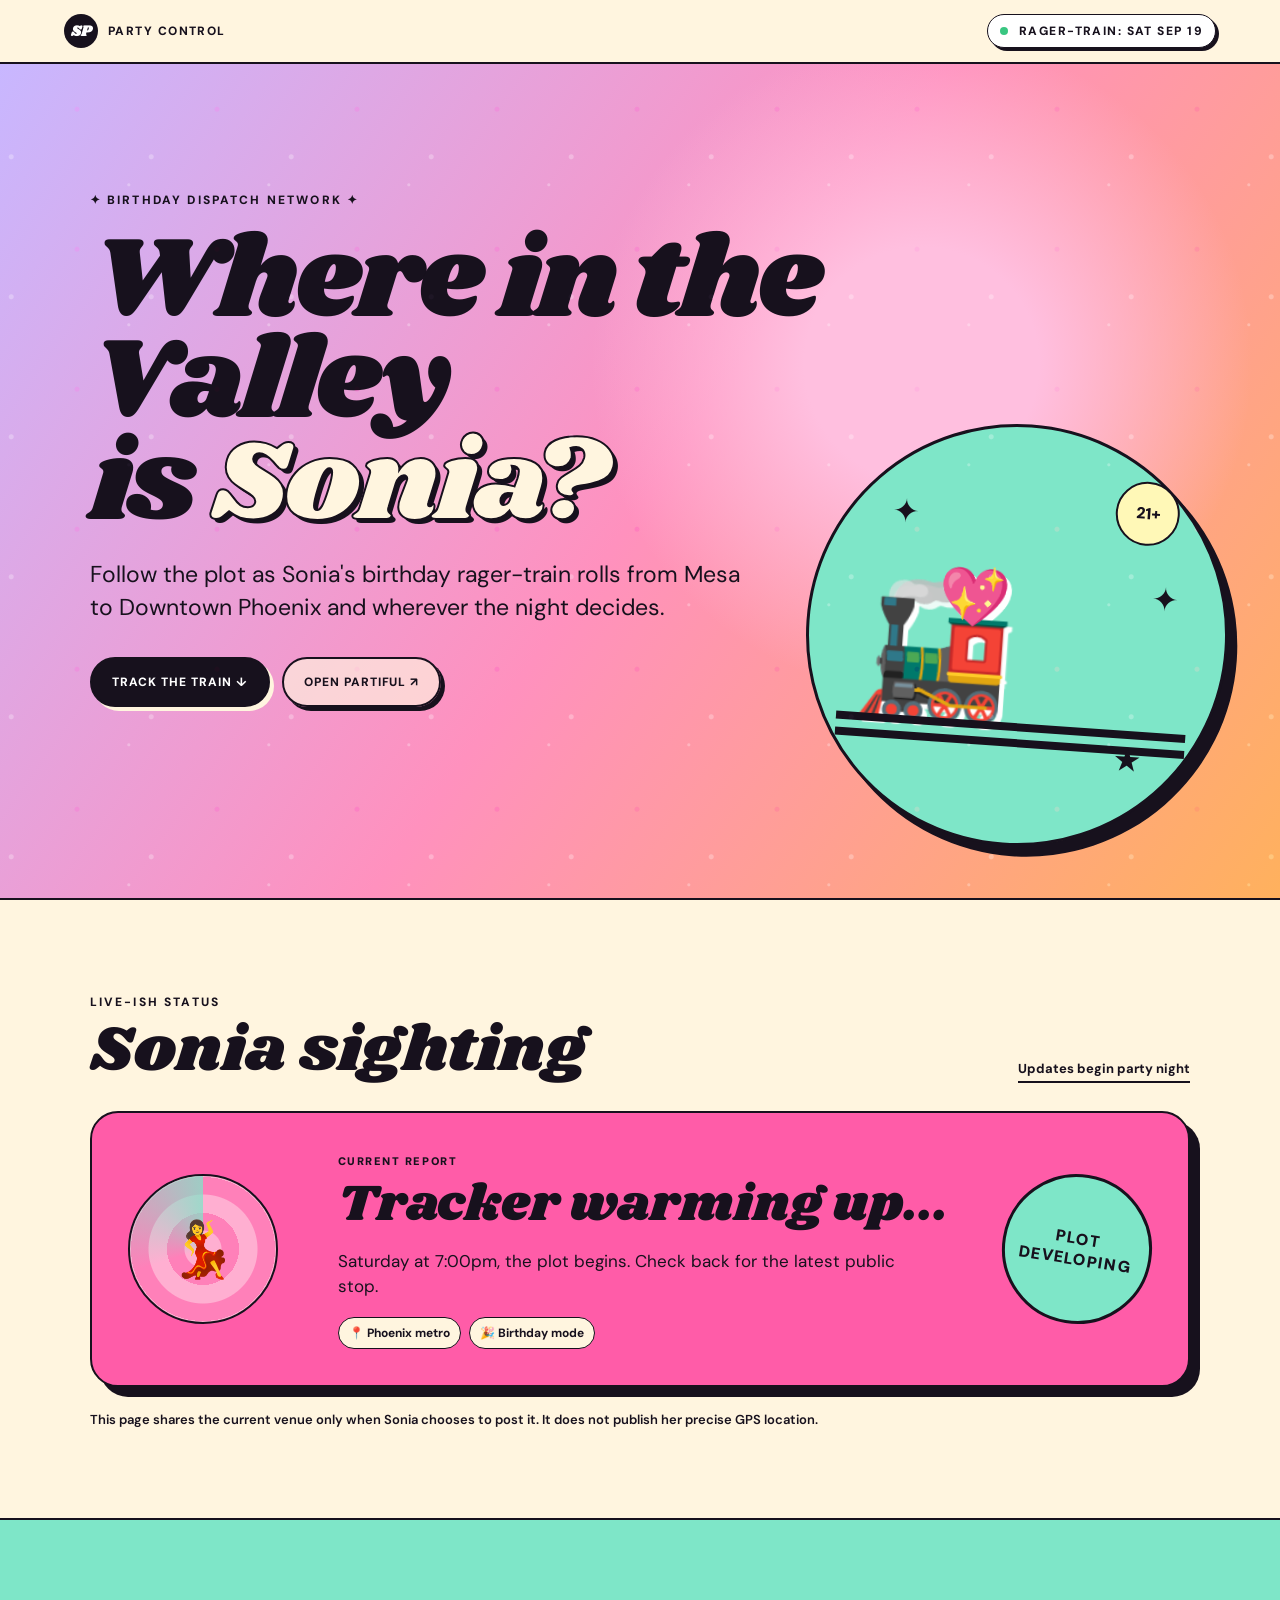
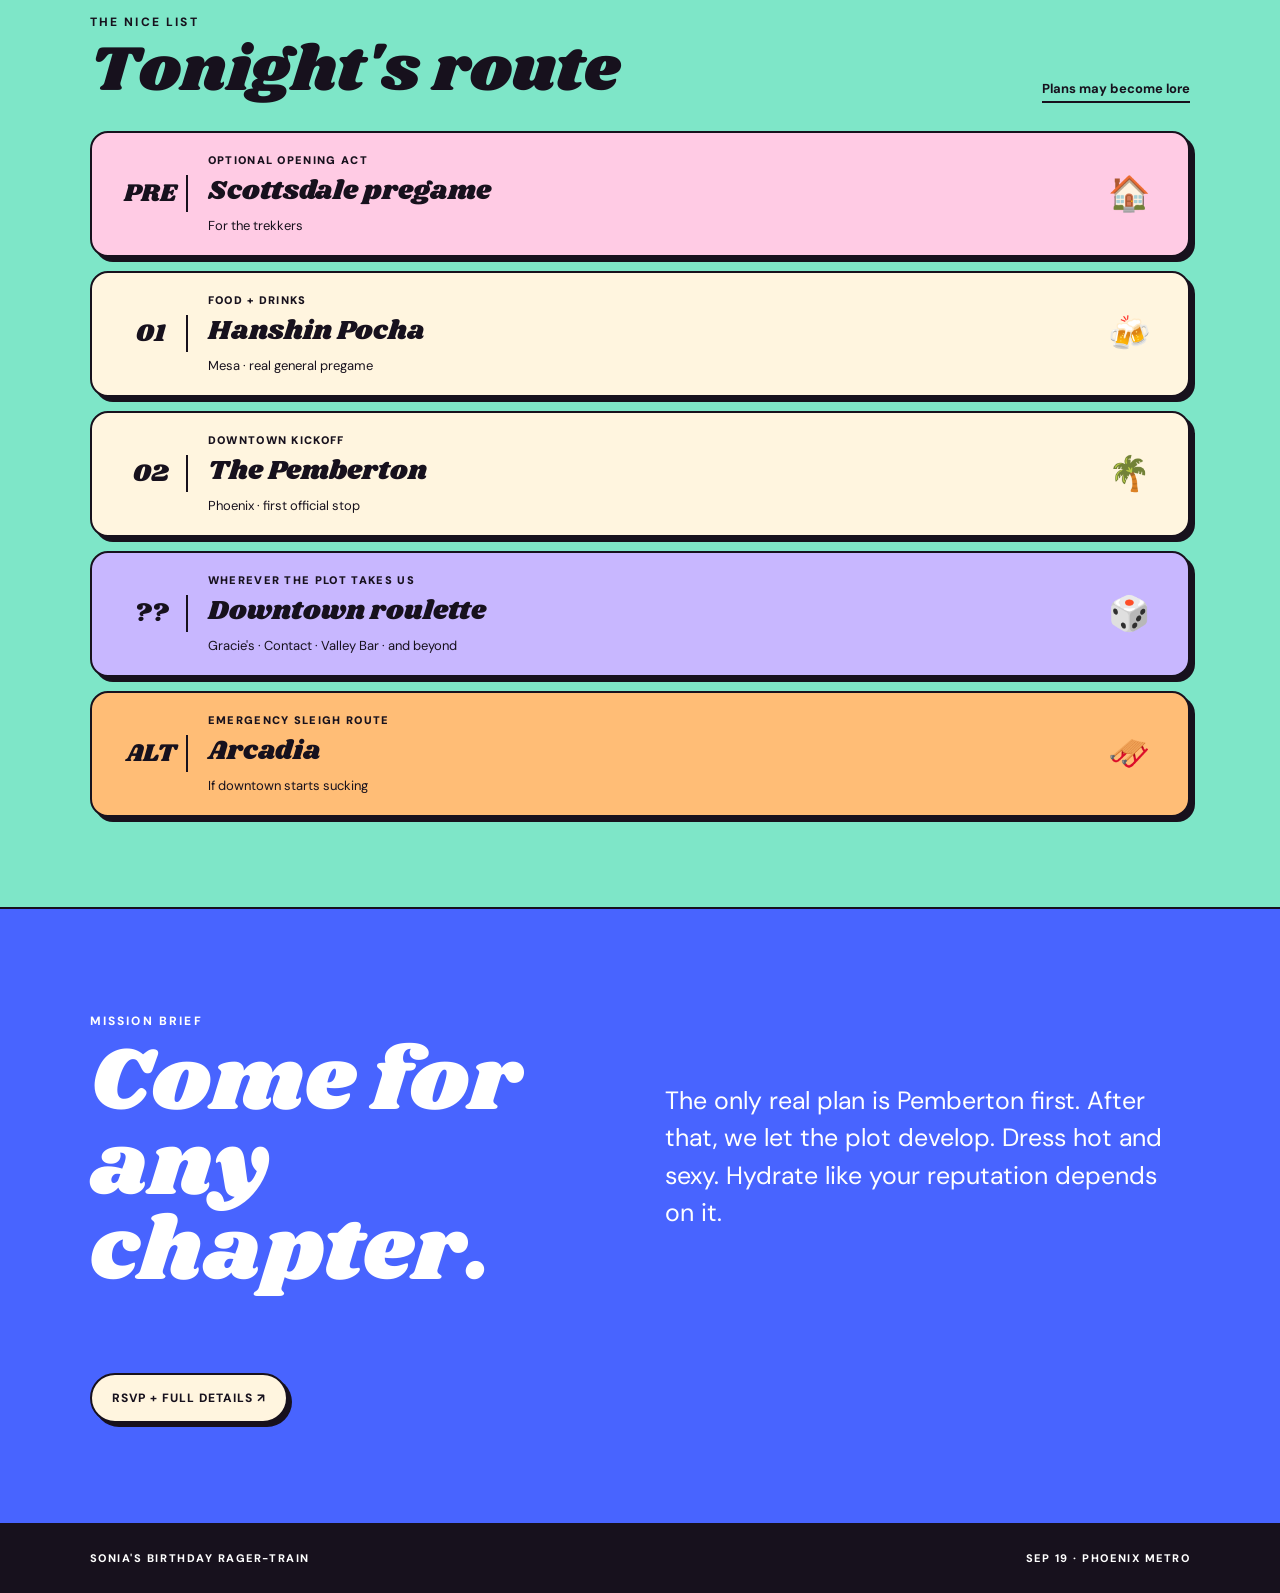
<file: index.html>
<!doctype html>
<html lang="en">
<head>
  <meta charset="utf-8" />
  <meta name="viewport" content="width=device-width, initial-scale=1" />
  <meta name="theme-color" content="#ff5ca8" />
  <meta property="og:title" content="Where in the Valley is Sonia?" />
  <meta property="og:description" content="Live-ish dispatches from Sonia's Birthday Rager-Train." />
  <title>Where in the Valley is Sonia?</title>
  <link rel="preconnect" href="https://fonts.googleapis.com">
  <link rel="preconnect" href="https://fonts.gstatic.com" crossorigin>
  <link href="https://fonts.googleapis.com/css2?family=DM+Sans:wght@400;600;700;800&family=Shrikhand&display=swap" rel="stylesheet">
  <link rel="stylesheet" href="styles.css" />
</head>
<body>
  <div class="stars" aria-hidden="true"></div>
  <header class="topbar">
    <a class="brand" href="#top" aria-label="Sonia tracker home"><span>SP</span> PARTY CONTROL</a>
    <div class="status-pill"><i></i> RAGER-TRAIN: SAT SEP 19</div>
  </header>

  <main id="top">
    <section class="hero">
      <div class="eyebrow">✦ BIRTHDAY DISPATCH NETWORK ✦</div>
      <h1>Where in the Valley<br>is <em>Sonia?</em></h1>
      <p class="lede">Follow the plot as Sonia's birthday rager-train rolls from Mesa to Downtown Phoenix and wherever the night decides.</p>
      <div class="hero-actions">
        <a class="button primary" href="#tracker">TRACK THE TRAIN ↓</a>
        <a class="button ghost" href="https://partiful.com/e/GEaYZvobZnRrIP8LzPTh?c=G8XCnnds" target="_blank" rel="noreferrer">OPEN PARTIFUL ↗</a>
      </div>
      <div class="mascot" aria-label="Birthday train illustration">
        <div class="moon">21+</div>
        <div class="train">🚂<span>💖</span></div>
        <div class="track"></div>
        <div class="spark s1">✦</div><div class="spark s2">★</div><div class="spark s3">✦</div>
      </div>
    </section>

    <section class="tracker-wrap" id="tracker">
      <div class="section-heading">
        <div><span class="kicker">LIVE-ISH STATUS</span><h2>Sonia sighting</h2></div>
        <span class="updated" id="updated">Updates begin party night</span>
      </div>
      <article class="current-card">
        <div class="radar" aria-hidden="true"><span>💃</span></div>
        <div class="current-copy">
          <span class="tiny-label">CURRENT REPORT</span>
          <h3 id="current-name">Tracker warming up...</h3>
          <p id="current-note">Saturday at 7:00pm, the plot begins. Check back for the latest public stop.</p>
          <div class="chips"><span>📍 Phoenix metro</span><span>🎉 Birthday mode</span></div>
        </div>
        <div class="stamp">PLOT<br>DEVELOPING</div>
      </article>
      <p class="privacy-note">This page shares the current venue only when Sonia chooses to post it. It does not publish her precise GPS location.</p>
    </section>

    <section class="route-section">
      <div class="section-heading">
        <div><span class="kicker">THE NICE LIST</span><h2>Tonight's route</h2></div>
        <span class="route-note">Plans may become lore</span>
      </div>
      <div class="route">
        <article class="stop warmup"><div class="stop-no">PRE</div><div><p>Optional opening act</p><h3>Scottsdale pregame</h3><span>For the trekkers</span></div><b>🏠</b></article>
        <article class="stop anchor"><div class="stop-no">01</div><div><p>Food + drinks</p><h3>Hanshin Pocha</h3><span>Mesa · real general pregame</span></div><b>🍻</b></article>
        <article class="stop anchor"><div class="stop-no">02</div><div><p>Downtown kickoff</p><h3>The Pemberton</h3><span>Phoenix · first official stop</span></div><b>🌴</b></article>
        <article class="stop mystery"><div class="stop-no">??</div><div><p>Wherever the plot takes us</p><h3>Downtown roulette</h3><span>Gracie's · Contact · Valley Bar · and beyond</span></div><b>🎲</b></article>
        <article class="stop escape"><div class="stop-no">ALT</div><div><p>Emergency sleigh route</p><h3>Arcadia</h3><span>If downtown starts sucking</span></div><b>🛷</b></article>
      </div>
    </section>

    <section class="mission">
      <div><span class="kicker">MISSION BRIEF</span><h2>Come for any chapter.</h2></div>
      <p>The only real plan is Pemberton first. After that, we let the plot develop. Dress hot and sexy. Hydrate like your reputation depends on it.</p>
      <a class="button cream" href="https://partiful.com/e/GEaYZvobZnRrIP8LzPTh?c=G8XCnnds" target="_blank" rel="noreferrer">RSVP + FULL DETAILS ↗</a>
    </section>
  </main>

  <footer><span>SONIA'S BIRTHDAY RAGER-TRAIN</span><span>SEP 19 · PHOENIX METRO</span></footer>
  <script src="config.js?v=2"></script>
  <script src="app.js?v=2"></script>
</body>
</html>
</file>
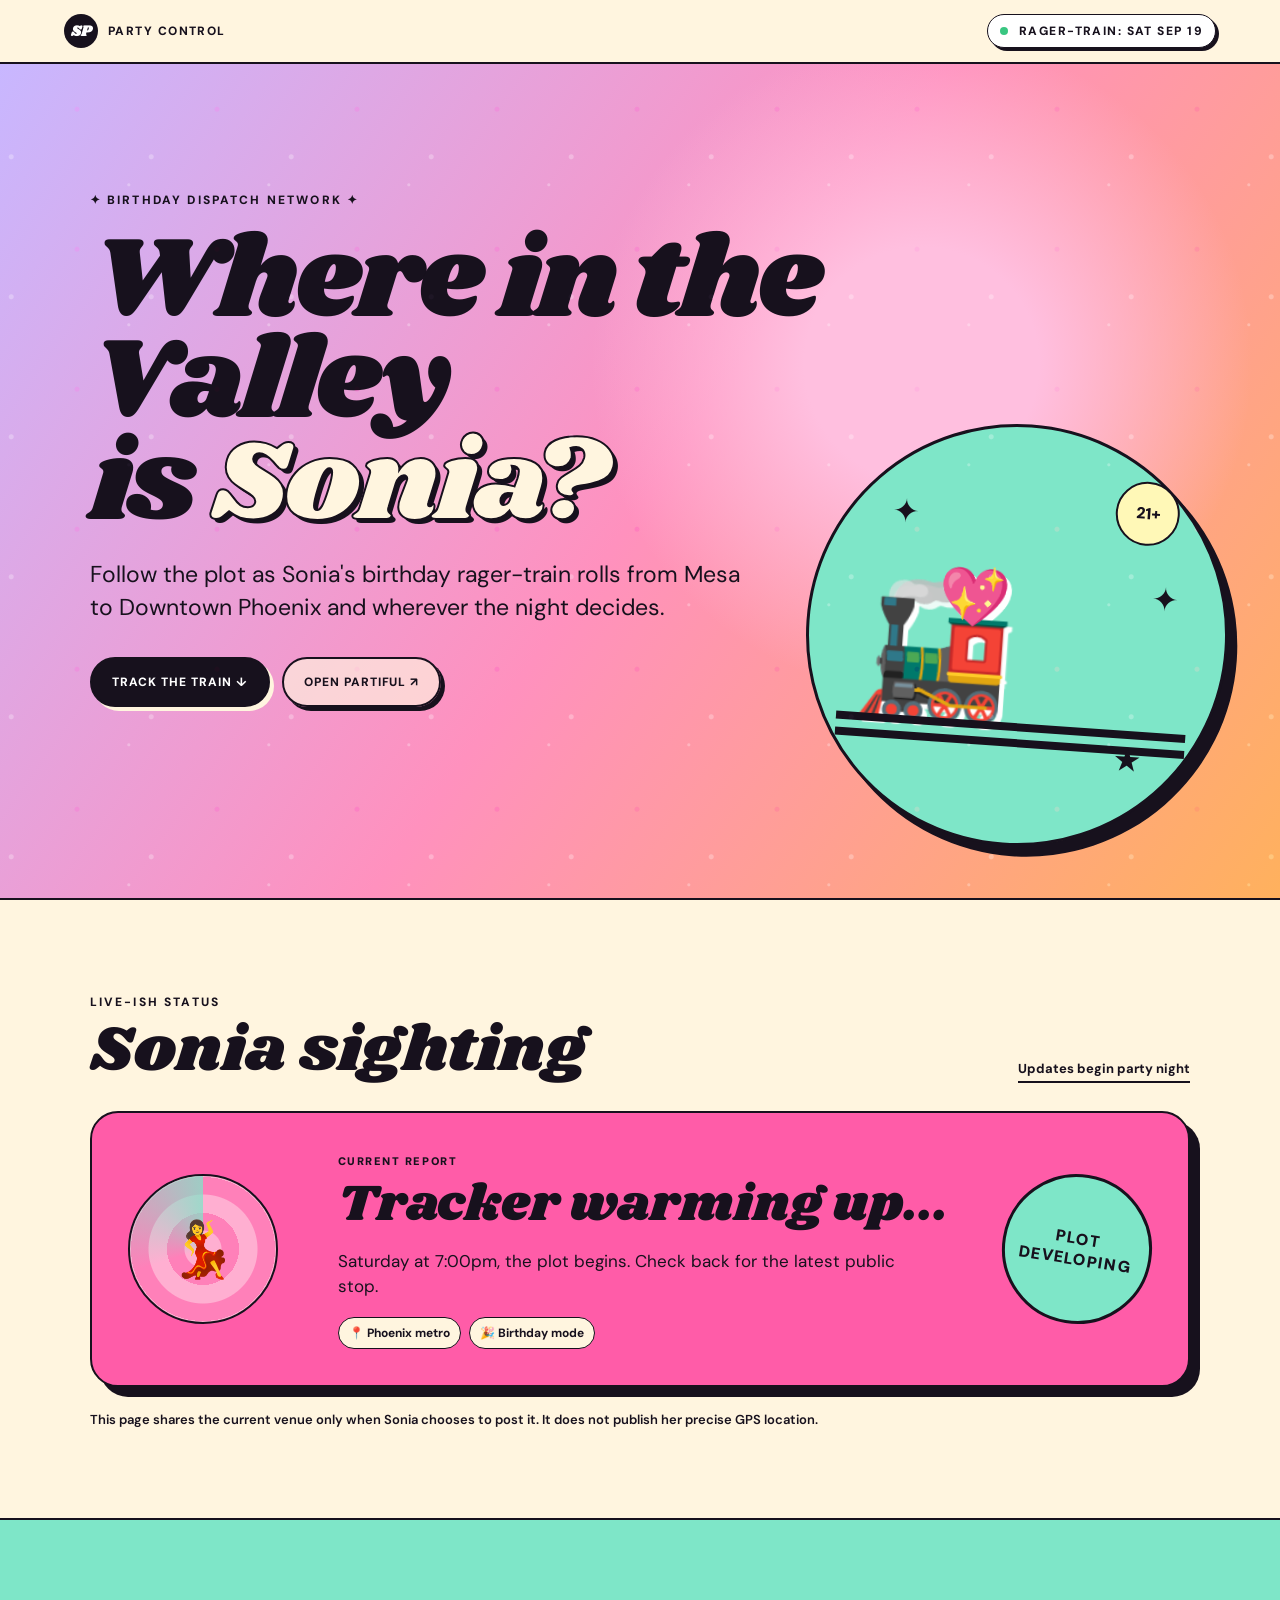
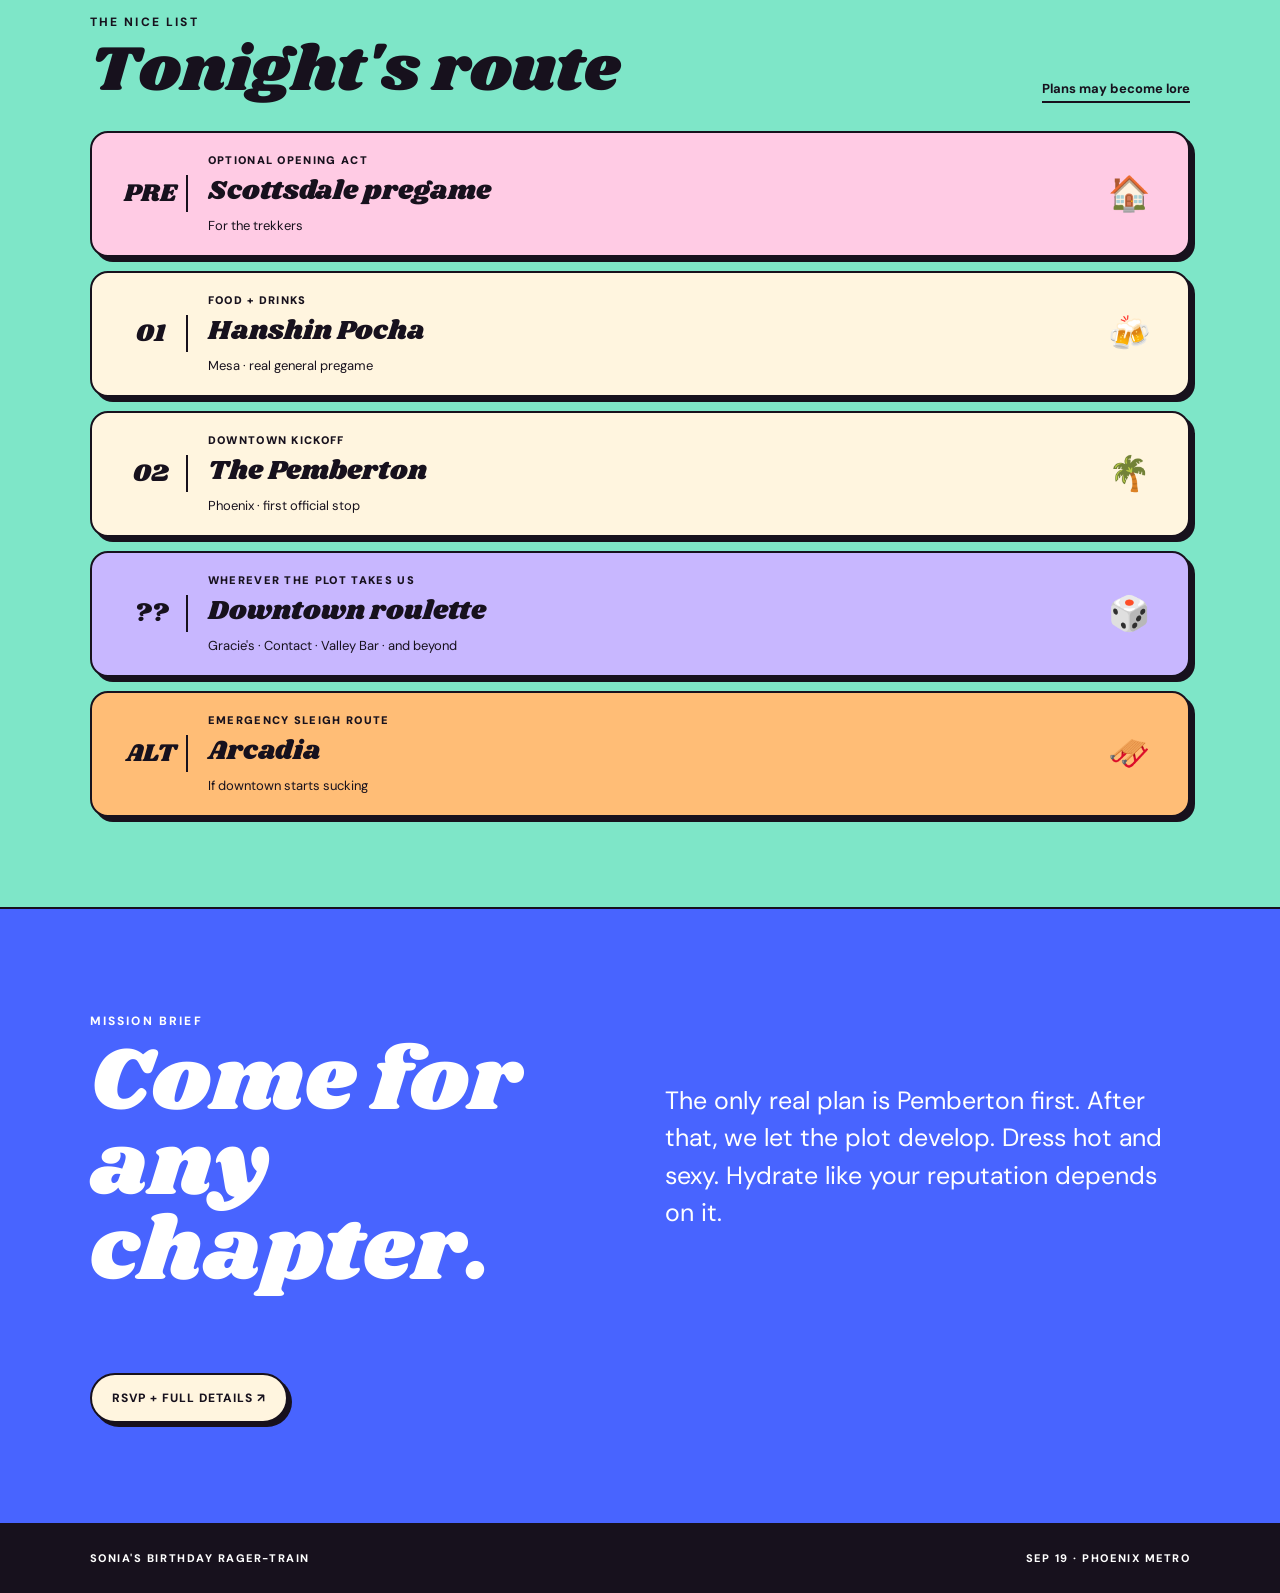
<file: 1-index.html>
<!doctype html>
<html lang="en">
<head>
  <meta charset="utf-8" />
  <meta name="viewport" content="width=device-width, initial-scale=1" />
  <meta name="theme-color" content="#ff5ca8" />
  <meta property="og:title" content="Where in the Valley is Sonia?" />
  <meta property="og:description" content="Live-ish dispatches from Sonia's Birthday Rager-Train." />
  <title>Where in the Valley is Sonia?</title>
  <link rel="preconnect" href="https://fonts.googleapis.com">
  <link rel="preconnect" href="https://fonts.gstatic.com" crossorigin>
  <link href="https://fonts.googleapis.com/css2?family=DM+Sans:wght@400;600;700;800&family=Shrikhand&display=swap" rel="stylesheet">
  <link rel="stylesheet" href="styles.css" />
</head>
<body>
  <div class="stars" aria-hidden="true"></div>
  <header class="topbar">
    <a class="brand" href="#top" aria-label="Sonia tracker home"><span>SP</span> PARTY CONTROL</a>
    <div class="status-pill"><i></i> RAGER-TRAIN: SAT SEP 19</div>
  </header>

  <main id="top">
    <section class="hero">
      <div class="eyebrow">✦ BIRTHDAY DISPATCH NETWORK ✦</div>
      <h1>Where in the Valley<br>is <em>Sonia?</em></h1>
      <p class="lede">Follow the plot as Sonia's birthday rager-train rolls from Mesa to Downtown Phoenix and wherever the night decides.</p>
      <div class="hero-actions">
        <a class="button primary" href="#tracker">TRACK THE TRAIN ↓</a>
        <a class="button ghost" href="https://partiful.com/e/GEaYZvobZnRrIP8LzPTh?c=G8XCnnds" target="_blank" rel="noreferrer">OPEN PARTIFUL ↗</a>
      </div>
      <div class="mascot" aria-label="Birthday train illustration">
        <div class="moon">21+</div>
        <div class="train">🚂<span>💖</span></div>
        <div class="track"></div>
        <div class="spark s1">✦</div><div class="spark s2">★</div><div class="spark s3">✦</div>
      </div>
    </section>

    <section class="tracker-wrap" id="tracker">
      <div class="section-heading">
        <div><span class="kicker">LIVE-ISH STATUS</span><h2>Sonia sighting</h2></div>
        <span class="updated" id="updated">Updates begin party night</span>
      </div>
      <article class="current-card">
        <div class="radar" aria-hidden="true"><span>💃</span></div>
        <div class="current-copy">
          <span class="tiny-label">CURRENT REPORT</span>
          <h3 id="current-name">Tracker warming up...</h3>
          <p id="current-note">Saturday at 7:00pm, the plot begins. Check back for the latest public stop.</p>
          <div class="chips"><span>📍 Phoenix metro</span><span>🎉 Birthday mode</span></div>
        </div>
        <div class="stamp">PLOT<br>DEVELOPING</div>
      </article>
      <p class="privacy-note">This page shares the current venue only when Sonia chooses to post it. It does not publish her precise GPS location.</p>
    </section>

    <section class="route-section">
      <div class="section-heading">
        <div><span class="kicker">THE NICE LIST</span><h2>Tonight's route</h2></div>
        <span class="route-note">Plans may become lore</span>
      </div>
      <div class="route">
        <article class="stop warmup"><div class="stop-no">PRE</div><div><p>Optional opening act</p><h3>Scottsdale pregame</h3><span>For the trekkers</span></div><b>🏠</b></article>
        <article class="stop anchor"><div class="stop-no">01</div><div><p>Food + drinks</p><h3>Hanshin Pocha</h3><span>Mesa · real general pregame</span></div><b>🍻</b></article>
        <article class="stop anchor"><div class="stop-no">02</div><div><p>Downtown kickoff</p><h3>The Pemberton</h3><span>Phoenix · first official stop</span></div><b>🌴</b></article>
        <article class="stop mystery"><div class="stop-no">??</div><div><p>Wherever the plot takes us</p><h3>Downtown roulette</h3><span>Gracie's · Contact · Valley Bar · and beyond</span></div><b>🎲</b></article>
        <article class="stop escape"><div class="stop-no">ALT</div><div><p>Emergency sleigh route</p><h3>Arcadia</h3><span>If downtown starts sucking</span></div><b>🛷</b></article>
      </div>
    </section>

    <section class="mission">
      <div><span class="kicker">MISSION BRIEF</span><h2>Come for any chapter.</h2></div>
      <p>The only real plan is Pemberton first. After that, we let the plot develop. Dress hot and sexy. Hydrate like your reputation depends on it.</p>
      <a class="button cream" href="https://partiful.com/e/GEaYZvobZnRrIP8LzPTh?c=G8XCnnds" target="_blank" rel="noreferrer">RSVP + FULL DETAILS ↗</a>
    </section>
  </main>

  <footer><span>SONIA'S BIRTHDAY RAGER-TRAIN</span><span>SEP 19 · PHOENIX METRO</span></footer>
  <script src="app.js"></script>
</body>
</html>
</file>
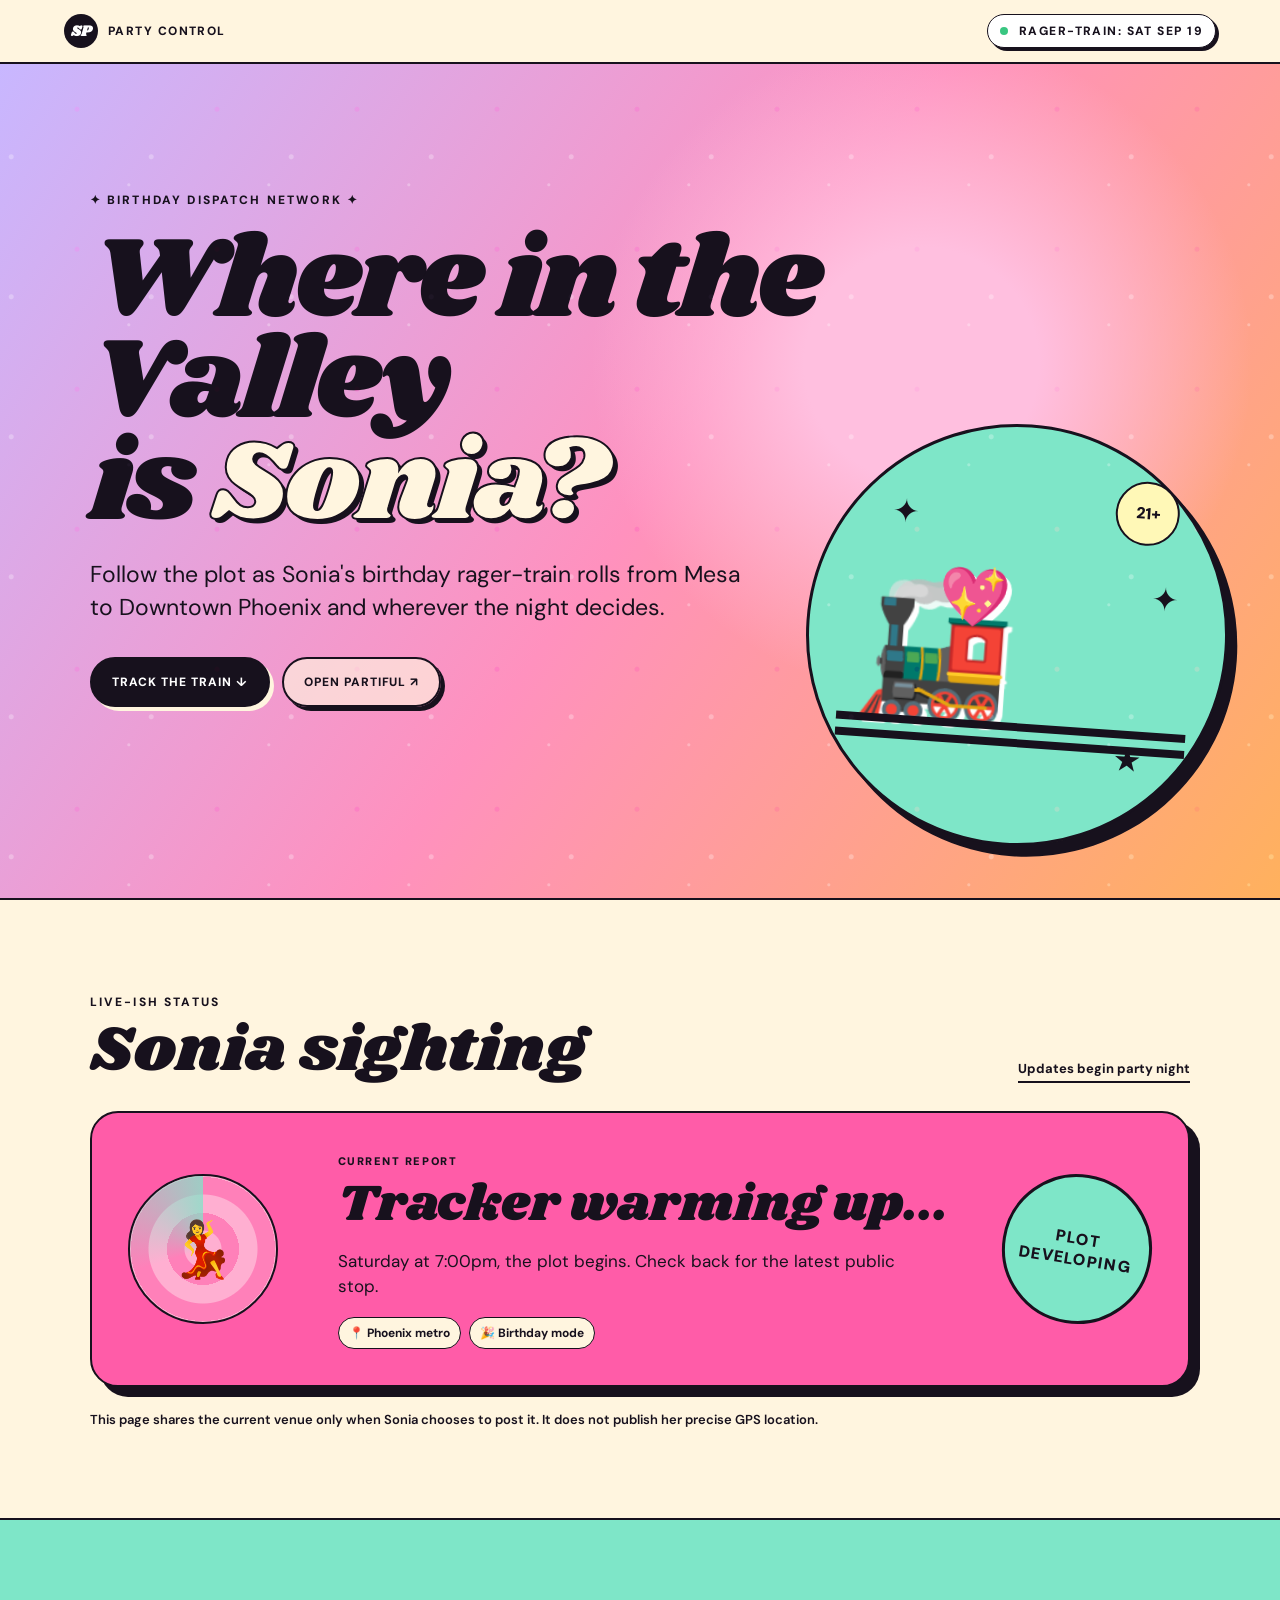
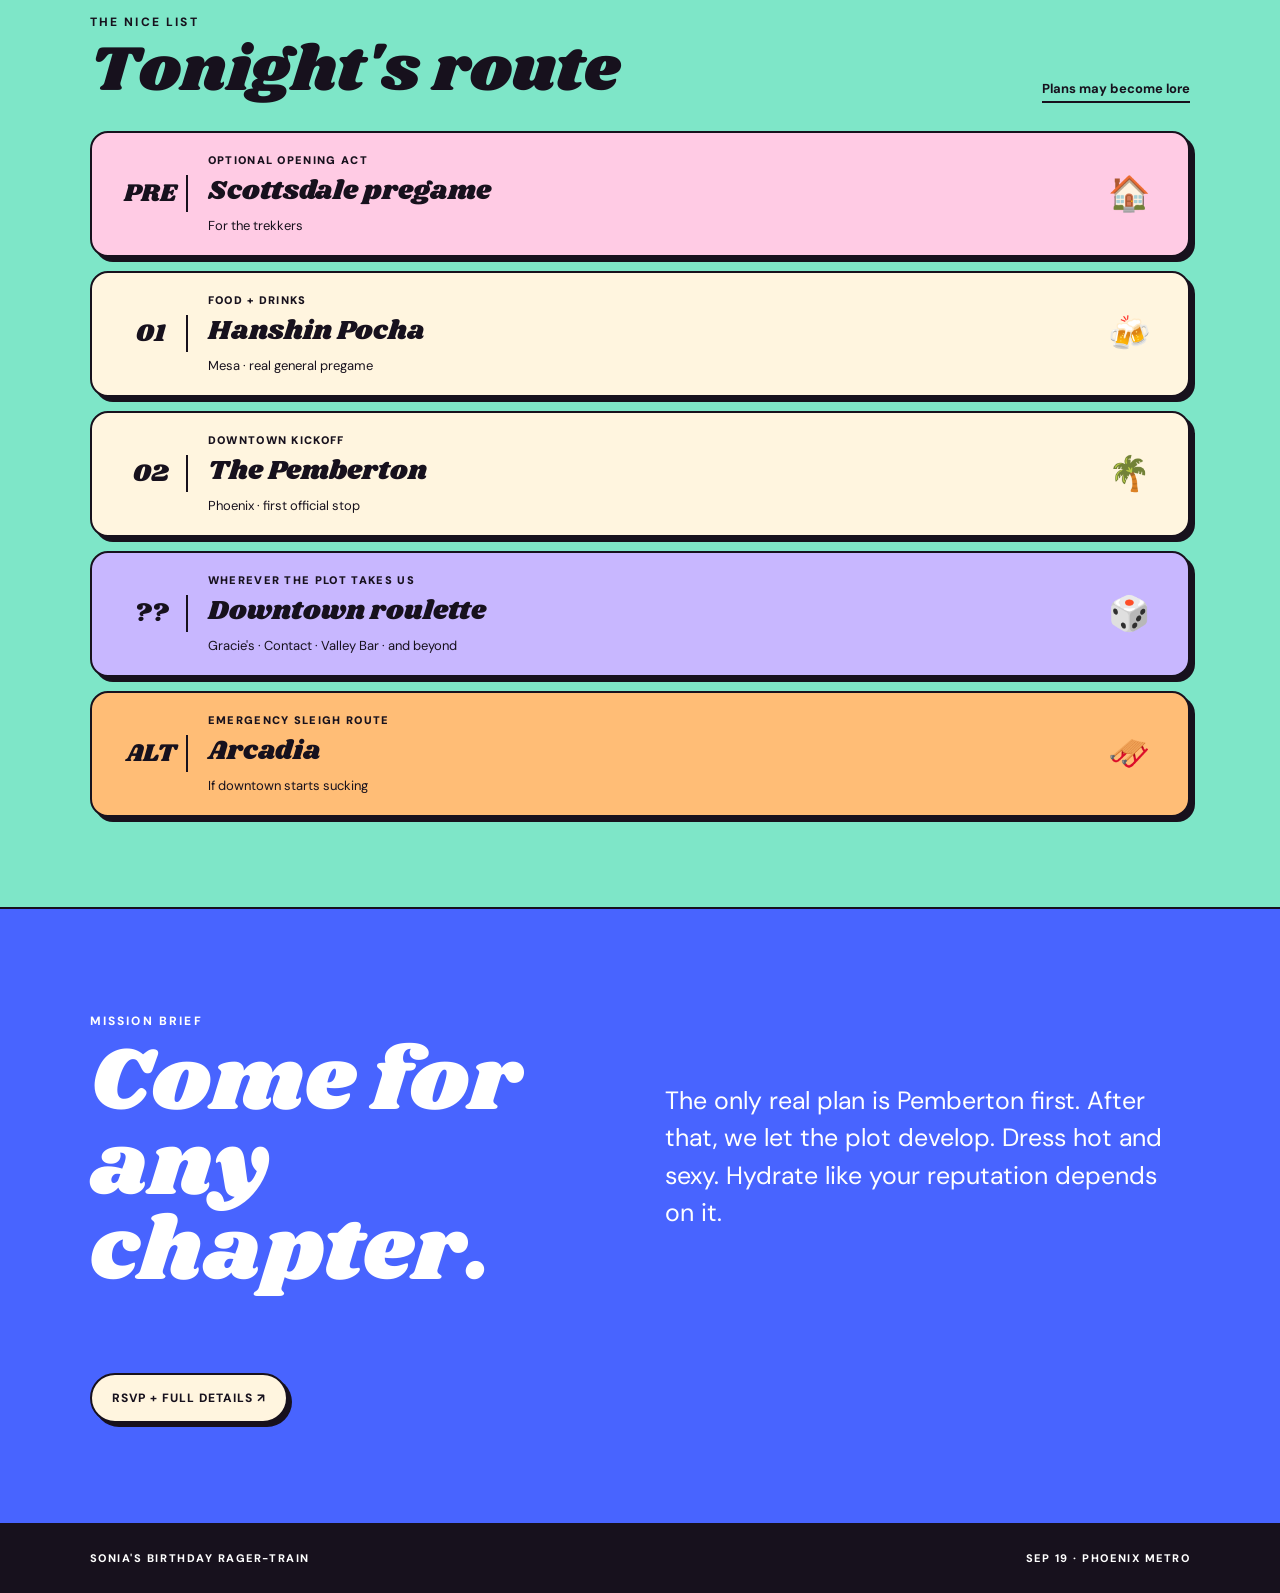
<file: 2-index.html>
<!doctype html>
<html lang="en">
<head>
  <meta charset="utf-8" />
  <meta name="viewport" content="width=device-width, initial-scale=1" />
  <meta name="theme-color" content="#ff5ca8" />
  <meta property="og:title" content="Where in the Valley is Sonia?" />
  <meta property="og:description" content="Live-ish dispatches from Sonia's Birthday Rager-Train." />
  <title>Where in the Valley is Sonia?</title>
  <link rel="preconnect" href="https://fonts.googleapis.com">
  <link rel="preconnect" href="https://fonts.gstatic.com" crossorigin>
  <link href="https://fonts.googleapis.com/css2?family=DM+Sans:wght@400;600;700;800&family=Shrikhand&display=swap" rel="stylesheet">
  <link rel="stylesheet" href="styles.css" />
</head>
<body>
  <div class="stars" aria-hidden="true"></div>
  <header class="topbar">
    <a class="brand" href="#top" aria-label="Sonia tracker home"><span>SP</span> PARTY CONTROL</a>
    <div class="status-pill"><i></i> RAGER-TRAIN: SAT SEP 19</div>
  </header>

  <main id="top">
    <section class="hero">
      <div class="eyebrow">✦ BIRTHDAY DISPATCH NETWORK ✦</div>
      <h1>Where in the Valley<br>is <em>Sonia?</em></h1>
      <p class="lede">Follow the plot as Sonia's birthday rager-train rolls from Mesa to Downtown Phoenix and wherever the night decides.</p>
      <div class="hero-actions">
        <a class="button primary" href="#tracker">TRACK THE TRAIN ↓</a>
        <a class="button ghost" href="https://partiful.com/e/GEaYZvobZnRrIP8LzPTh?c=G8XCnnds" target="_blank" rel="noreferrer">OPEN PARTIFUL ↗</a>
      </div>
      <div class="mascot" aria-label="Birthday train illustration">
        <div class="moon">21+</div>
        <div class="train">🚂<span>💖</span></div>
        <div class="track"></div>
        <div class="spark s1">✦</div><div class="spark s2">★</div><div class="spark s3">✦</div>
      </div>
    </section>

    <section class="tracker-wrap" id="tracker">
      <div class="section-heading">
        <div><span class="kicker">LIVE-ISH STATUS</span><h2>Sonia sighting</h2></div>
        <span class="updated" id="updated">Updates begin party night</span>
      </div>
      <article class="current-card">
        <div class="radar" aria-hidden="true"><span>💃</span></div>
        <div class="current-copy">
          <span class="tiny-label">CURRENT REPORT</span>
          <h3 id="current-name">Tracker warming up...</h3>
          <p id="current-note">Saturday at 7:00pm, the plot begins. Check back for the latest public stop.</p>
          <div class="chips"><span>📍 Phoenix metro</span><span>🎉 Birthday mode</span></div>
        </div>
        <div class="stamp">PLOT<br>DEVELOPING</div>
      </article>
      <p class="privacy-note">This page shares the current venue only when Sonia chooses to post it. It does not publish her precise GPS location.</p>
    </section>

    <section class="route-section">
      <div class="section-heading">
        <div><span class="kicker">THE NICE LIST</span><h2>Tonight's route</h2></div>
        <span class="route-note">Plans may become lore</span>
      </div>
      <div class="route">
        <article class="stop warmup"><div class="stop-no">PRE</div><div><p>Optional opening act</p><h3>Scottsdale pregame</h3><span>For the trekkers</span></div><b>🏠</b></article>
        <article class="stop anchor"><div class="stop-no">01</div><div><p>Food + drinks</p><h3>Hanshin Pocha</h3><span>Mesa · real general pregame</span></div><b>🍻</b></article>
        <article class="stop anchor"><div class="stop-no">02</div><div><p>Downtown kickoff</p><h3>The Pemberton</h3><span>Phoenix · first official stop</span></div><b>🌴</b></article>
        <article class="stop mystery"><div class="stop-no">??</div><div><p>Wherever the plot takes us</p><h3>Downtown roulette</h3><span>Gracie's · Contact · Valley Bar · and beyond</span></div><b>🎲</b></article>
        <article class="stop escape"><div class="stop-no">ALT</div><div><p>Emergency sleigh route</p><h3>Arcadia</h3><span>If downtown starts sucking</span></div><b>🛷</b></article>
      </div>
    </section>

    <section class="mission">
      <div><span class="kicker">MISSION BRIEF</span><h2>Come for any chapter.</h2></div>
      <p>The only real plan is Pemberton first. After that, we let the plot develop. Dress hot and sexy. Hydrate like your reputation depends on it.</p>
      <a class="button cream" href="https://partiful.com/e/GEaYZvobZnRrIP8LzPTh?c=G8XCnnds" target="_blank" rel="noreferrer">RSVP + FULL DETAILS ↗</a>
    </section>
  </main>

  <footer><span>SONIA'S BIRTHDAY RAGER-TRAIN</span><span>SEP 19 · PHOENIX METRO</span></footer>
  <script src="config.js"></script>
  <script src="app.js"></script>
</body>
</html>
</file>
<file: styles.css>
:root{--ink:#17111d;--pink:#ff5ca8;--hot:#ff2f86;--lilac:#c8b7ff;--cream:#fff5df;--mint:#7ee6c8;--blue:#4864ff;--line:rgba(23,17,29,.18)}
*{box-sizing:border-box}html{scroll-behavior:smooth}body{margin:0;color:var(--ink);font-family:"DM Sans",sans-serif;background:var(--cream);overflow-x:hidden}.stars{position:fixed;inset:0;pointer-events:none;opacity:.28;background-image:radial-gradient(circle at 8% 12%,#fff 0 2px,transparent 3px),radial-gradient(circle at 92% 32%,#fff 0 1px,transparent 2px),radial-gradient(circle at 55% 78%,#ff2f86 0 2px,transparent 3px);background-size:140px 140px;z-index:10;mix-blend-mode:overlay}.topbar{height:64px;display:flex;align-items:center;justify-content:space-between;padding:0 clamp(20px,5vw,72px);border-bottom:2px solid var(--ink);background:var(--cream);font-size:12px;font-weight:800;letter-spacing:.12em;position:relative;z-index:20}.brand{color:inherit;text-decoration:none;display:flex;align-items:center;gap:10px}.brand span{display:grid;place-items:center;width:34px;height:34px;border-radius:50%;background:var(--ink);color:white;font-family:Shrikhand;font-size:15px;letter-spacing:0}.status-pill{border:1.5px solid var(--ink);border-radius:99px;padding:8px 12px;background:white;box-shadow:3px 3px 0 var(--ink)}.status-pill i{display:inline-block;width:8px;height:8px;background:#39c681;border-radius:50%;margin-right:6px;animation:pulse 1.6s infinite}.hero{min-height:calc(100vh - 64px);padding:clamp(72px,10vw,140px) clamp(20px,7vw,110px);background:radial-gradient(circle at 72% 36%,#ffbfdf 0 11%,transparent 31%),linear-gradient(125deg,var(--lilac),#ff91be 51%,#ffb15d);position:relative;overflow:hidden;border-bottom:2px solid var(--ink)}.eyebrow,.kicker{font-size:12px;letter-spacing:.18em;font-weight:800}.hero h1{font:clamp(54px,9vw,132px)/.88 Shrikhand,serif;letter-spacing:-.035em;margin:24px 0 22px;max-width:1000px}.hero h1 em{color:var(--cream);font-style:normal;text-shadow:4px 4px 0 var(--ink);-webkit-text-stroke:2px var(--ink)}.lede{font-size:clamp(17px,2vw,23px);line-height:1.45;max-width:660px;margin:0 0 32px}.hero-actions{display:flex;gap:12px;flex-wrap:wrap}.button{display:inline-flex;align-items:center;justify-content:center;min-height:50px;padding:0 20px;border:2px solid var(--ink);border-radius:99px;text-decoration:none;color:var(--ink);font-size:12px;font-weight:800;letter-spacing:.08em;box-shadow:4px 4px 0 var(--ink);transition:.2s transform,.2s box-shadow}.button:hover{transform:translate(2px,2px);box-shadow:2px 2px 0 var(--ink)}.primary{background:var(--ink);color:white;box-shadow:4px 4px 0 var(--cream)}.ghost{background:rgba(255,245,223,.65)}.mascot{position:absolute;right:4vw;bottom:4vw;width:min(33vw,440px);height:min(33vw,440px);border-radius:50%;background:var(--mint);border:3px solid var(--ink);box-shadow:10px 10px 0 var(--ink);transform:rotate(4deg)}.moon{position:absolute;right:13%;top:11%;display:grid;place-items:center;width:64px;height:64px;border:2px solid var(--ink);background:#fff8b7;border-radius:50%;font-weight:900}.train{position:absolute;left:11%;top:35%;font-size:clamp(70px,10vw,140px);filter:drop-shadow(5px 5px 0 #fff)}.train span{font-size:.45em;position:absolute;left:51%;top:-6%}.track{position:absolute;width:84%;height:8px;left:8%;bottom:27%;background:var(--ink);box-shadow:0 16px 0 var(--ink)}.spark{position:absolute;font-size:32px}.s1{left:18%;top:17%}.s2{right:18%;bottom:17%}.s3{right:12%;top:34%}.tracker-wrap,.route-section{padding:90px clamp(20px,7vw,110px)}.tracker-wrap{background:#fff5df}.section-heading{display:flex;align-items:end;justify-content:space-between;gap:20px;margin-bottom:28px}.section-heading h2{font:clamp(38px,5vw,70px)/1 Shrikhand;margin:8px 0 0}.updated,.route-note{font-size:13px;font-weight:700;border-bottom:2px solid var(--ink);padding-bottom:4px}.current-card{position:relative;display:grid;grid-template-columns:180px 1fr 150px;gap:30px;align-items:center;padding:36px;border:2px solid var(--ink);border-radius:28px;background:var(--pink);box-shadow:10px 10px 0 var(--ink)}.radar{width:150px;height:150px;border:2px solid var(--ink);border-radius:50%;display:grid;place-items:center;background:repeating-radial-gradient(circle,#ffafd1 0 18px,#ff80b9 19px 36px);position:relative}.radar:after{content:"";position:absolute;inset:0;border-radius:50%;background:conic-gradient(from 0deg,transparent 0 70%,rgba(126,230,200,.75));animation:scan 3s linear infinite}.radar span{font-size:55px;z-index:1}.tiny-label{font-size:11px;font-weight:900;letter-spacing:.14em}.current-copy h3{font:clamp(30px,4vw,52px)/1.05 Shrikhand;margin:8px 0 12px}.current-copy p{font-size:17px;max-width:600px;line-height:1.5}.chips{display:flex;flex-wrap:wrap;gap:8px}.chips span{background:var(--cream);border:1.5px solid var(--ink);border-radius:99px;padding:7px 10px;font-size:12px;font-weight:700}.stamp{border:3px solid var(--ink);border-radius:50%;aspect-ratio:1;display:grid;place-items:center;text-align:center;font-weight:900;letter-spacing:.08em;transform:rotate(9deg);background:var(--mint)}.privacy-note{margin:24px 0 0;font-size:13px;font-weight:600}.route-section{background:var(--mint);border-top:2px solid var(--ink);border-bottom:2px solid var(--ink)}.route{display:grid;gap:14px}.stop{display:grid;grid-template-columns:72px 1fr 70px;align-items:center;gap:20px;padding:20px 24px;border:2px solid var(--ink);border-radius:18px;background:var(--cream);box-shadow:5px 5px 0 var(--ink)}.stop-no{font:25px Shrikhand;text-align:center;border-right:2px solid var(--ink)}.stop p{margin:0 0 4px;font-size:11px;font-weight:900;letter-spacing:.12em;text-transform:uppercase}.stop h3{margin:0 0 3px;font:27px Shrikhand}.stop span{font-size:13px}.stop b{font-size:34px;text-align:center}.warmup{background:#ffcbe4}.anchor{background:#fff5df}.mystery{background:#c8b7ff}.escape{background:#ffbd76}.mission{margin:0;min-height:500px;padding:100px clamp(20px,7vw,110px);background:var(--blue);color:white;display:grid;grid-template-columns:1fr 1fr;gap:50px;align-items:center}.mission h2{font:clamp(48px,7vw,98px)/.95 Shrikhand;margin:10px 0}.mission p{font-size:clamp(18px,2vw,25px);line-height:1.5}.cream{background:var(--cream);width:max-content;margin-top:18px}footer{background:var(--ink);color:white;padding:28px clamp(20px,7vw,110px);display:flex;justify-content:space-between;font-size:11px;font-weight:800;letter-spacing:.14em}@keyframes scan{to{transform:rotate(360deg)}}@keyframes pulse{50%{box-shadow:0 0 0 6px rgba(57,198,129,.2)}}
@media(max-width:900px){.mascot{opacity:.24;right:-90px;bottom:80px;width:420px;height:420px}.hero>div:not(.mascot),.hero>h1,.hero>p{position:relative;z-index:2}.current-card{grid-template-columns:120px 1fr}.radar{width:110px;height:110px}.stamp{display:none}.mission{grid-template-columns:1fr}}
@media(max-width:600px){.topbar{height:58px}.brand{font-size:10px}.status-pill{font-size:9px;padding:7px 9px;box-shadow:2px 2px 0 var(--ink)}.hero{min-height:auto;padding-top:68px;padding-bottom:90px}.hero h1{font-size:54px;line-height:.92}.lede{font-size:17px}.button{width:100%}.mascot{width:300px;height:300px;bottom:-90px;right:-100px}.tracker-wrap,.route-section{padding-top:64px;padding-bottom:64px}.section-heading{align-items:start;flex-direction:column}.current-card{grid-template-columns:1fr;padding:24px;box-shadow:7px 7px 0 var(--ink)}.radar{width:95px;height:95px}.current-copy h3{font-size:34px}.stop{grid-template-columns:50px 1fr;padding:16px 14px;gap:12px}.stop b{display:none}.stop h3{font-size:23px}.mission{padding-top:72px;padding-bottom:72px;gap:12px}.mission h2{font-size:55px}footer{gap:15px;flex-direction:column}}
@media(prefers-reduced-motion:reduce){*{scroll-behavior:auto}.radar:after,.status-pill i{animation:none}}
.stop.here{outline:3px dashed var(--ink);outline-offset:4px;position:relative}
.stop.here:after{content:"SONIA IS HERE";position:absolute;top:-13px;left:14px;background:var(--ink);color:#fff;font-size:10px;font-weight:800;letter-spacing:.12em;padding:4px 9px;border-radius:99px}
</file>
